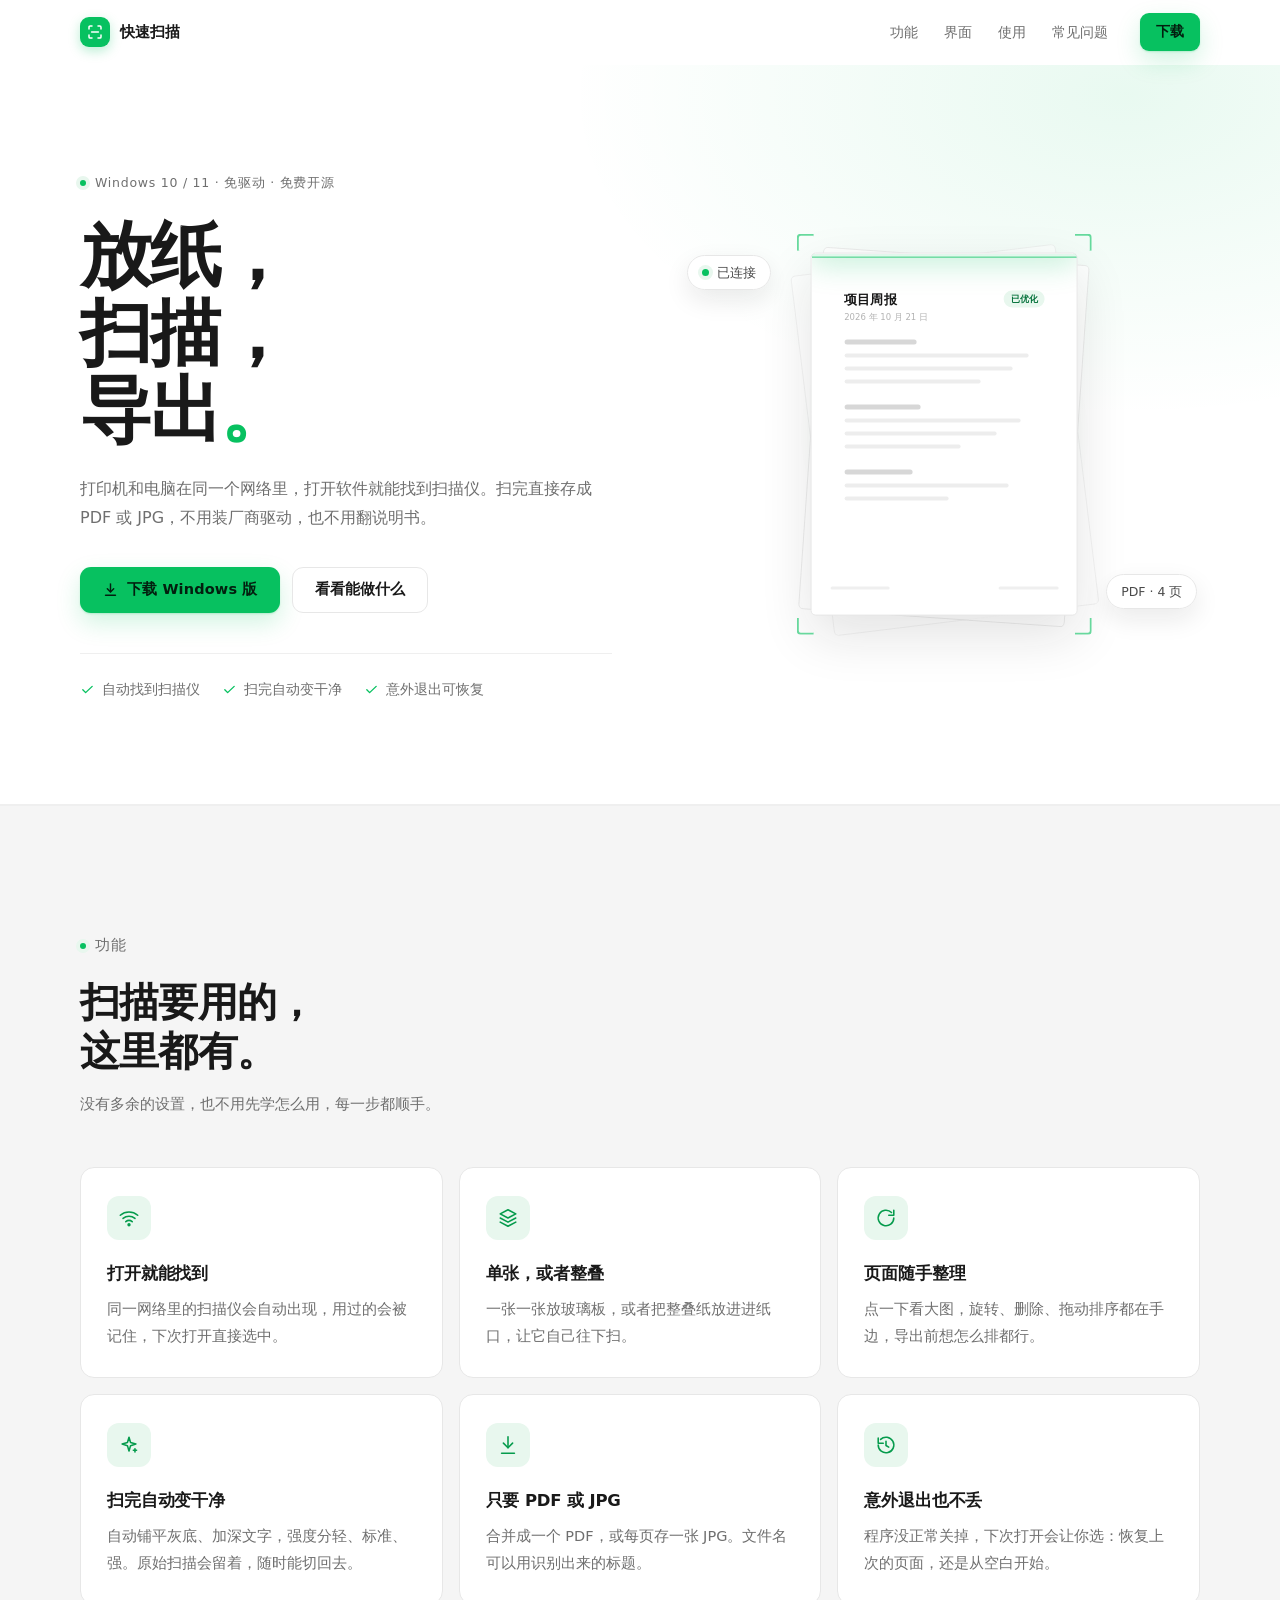
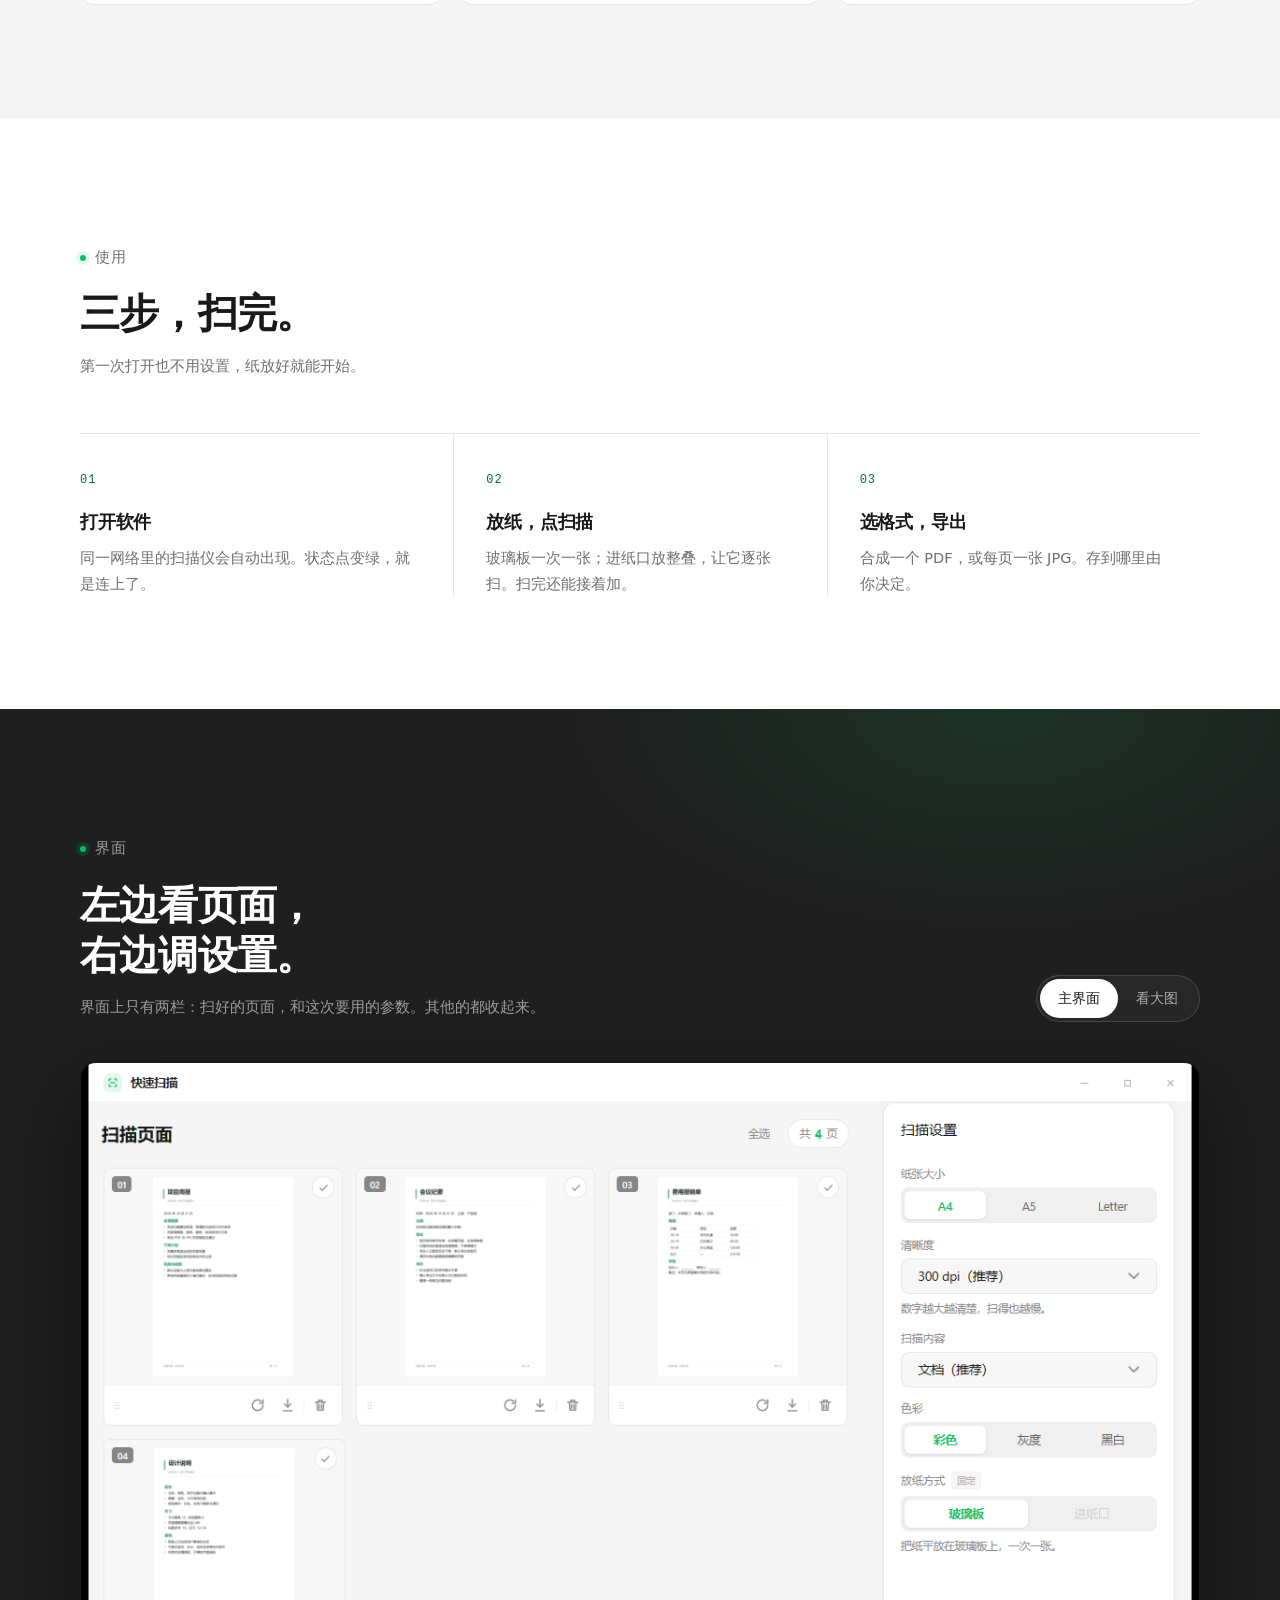
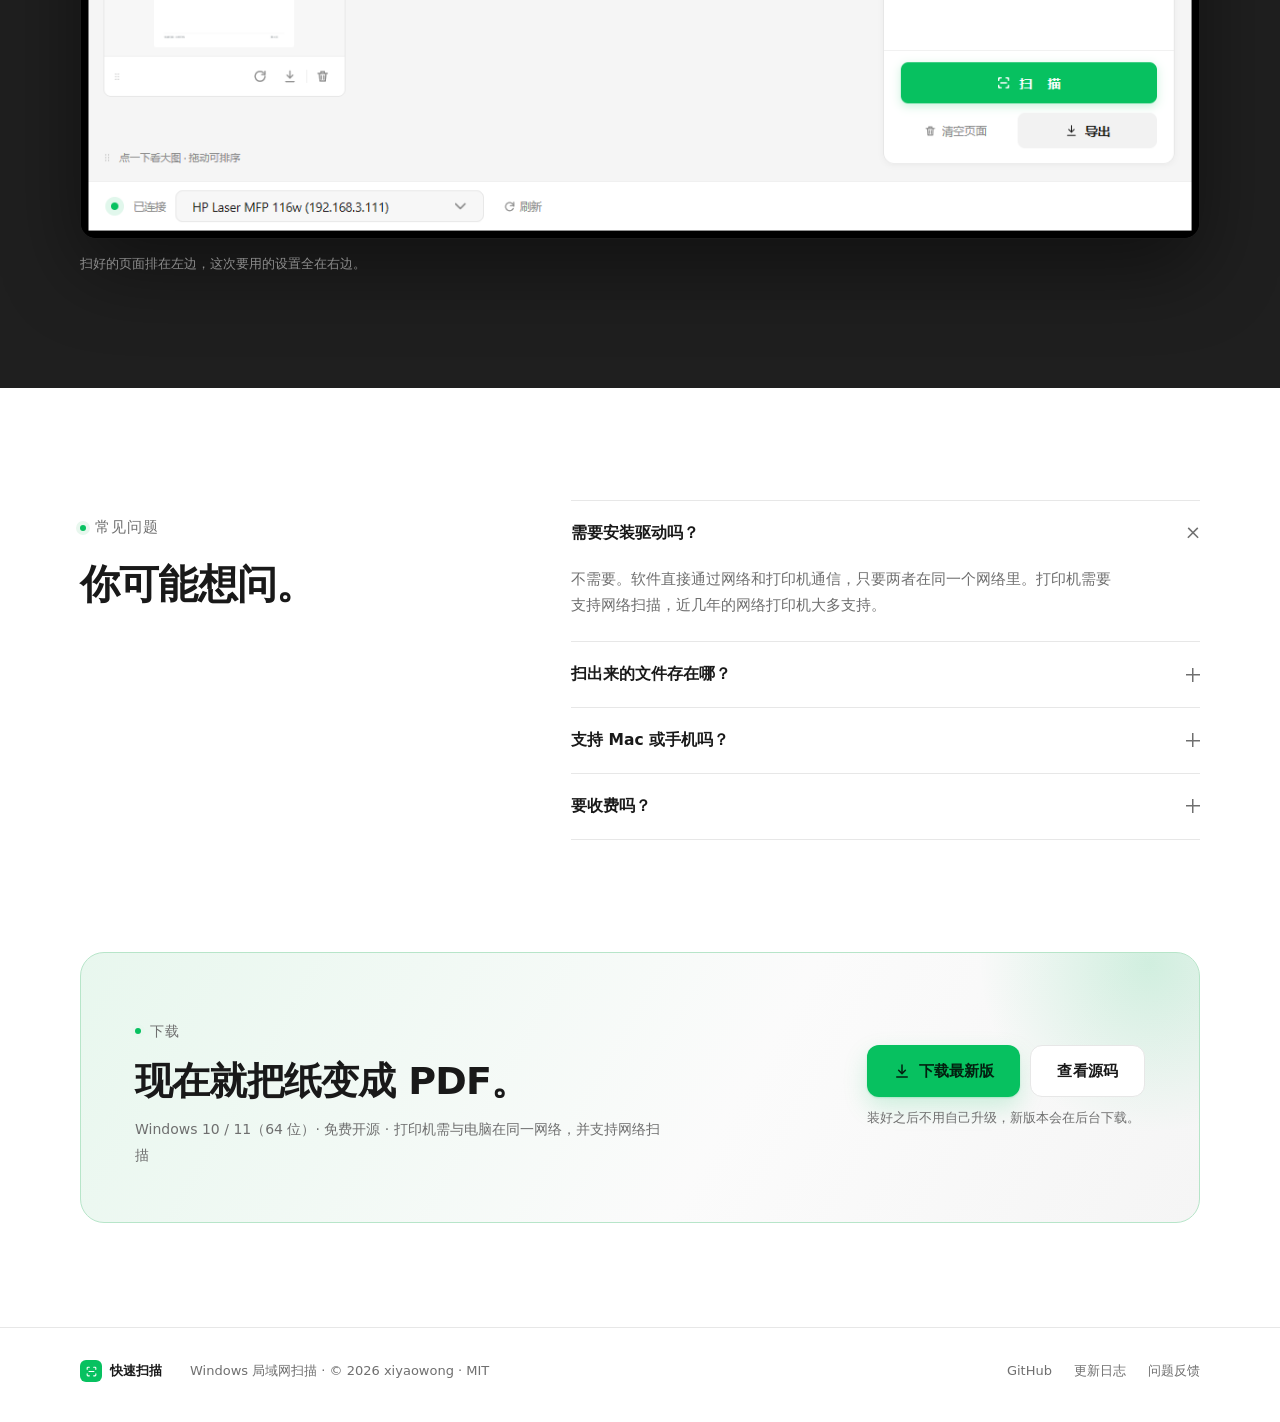
<file: website/index.html>
<!doctype html>
<html lang="zh-CN">
<head>
<meta charset="utf-8">
<meta name="viewport" content="width=device-width, initial-scale=1">
<title>快速扫描 · 放纸，扫描，导出</title>
<meta name="description" content="Windows 上的局域网扫描工具：打开就能找到扫描仪，扫完导出 PDF 或 JPG，不用装厂商驱动，免费开源。">
<meta name="theme-color" content="#F5F5F5">
<link rel="icon" href="data:image/svg+xml,%3Csvg%20xmlns='http://www.w3.org/2000/svg'%20viewBox='0%200%2032%2032'%3E%3Crect%20width='32'%20height='32'%20rx='8'%20fill='%2307C160'/%3E%3Cpath%20d='M9%2013v-2.5A1.5%201.5%200%200%201%2010.5%209H13M19%209h2.5A1.5%201.5%200%200%201%2023%2010.5V13M23%2019v2.5a1.5%201.5%200%200%201-1.5%201.5H19M13%2023h-2.5A1.5%201.5%200%200%201%209%2021.5V19M12%2016h8'%20fill='none'%20stroke='%23fff'%20stroke-width='2'%20stroke-linecap='round'%20stroke-linejoin='round'/%3E%3C/svg%3E">
<link rel="stylesheet" href="styles.css">
<script src="script.js" defer></script>
</head>
<body>
<a class="skip-link" href="#main">跳到正文</a>

<header class="site-header" data-header>
  <div class="wrap header-inner">
    <a class="brand" href="#main">
      <span class="brand-mark" aria-hidden="true">
        <svg viewBox="0 0 24 24" fill="none" stroke="currentColor" stroke-width="2" stroke-linecap="round" stroke-linejoin="round">
          <path d="M4 8V5.5A1.5 1.5 0 0 1 5.5 4H8"/>
          <path d="M16 4h2.5A1.5 1.5 0 0 1 20 5.5V8"/>
          <path d="M20 16v2.5a1.5 1.5 0 0 1-1.5 1.5H16"/>
          <path d="M8 20H5.5A1.5 1.5 0 0 1 4 18.5V16"/>
          <path d="M7.5 12h9"/>
        </svg>
      </span>
      快速扫描
    </a>

    <nav class="nav" id="site-nav" aria-label="主导航">
      <a href="#features">功能</a>
      <a href="#shots">界面</a>
      <a href="#how">使用</a>
      <a href="#faq">常见问题</a>
    </nav>

    <div class="header-actions">
      <a class="btn btn-primary btn-sm" href="https://github.com/xiyaowong/quick-scan/releases/latest" target="_blank" rel="noopener">下载</a>
      <button class="nav-toggle" type="button" aria-expanded="false" aria-controls="site-nav" aria-label="打开菜单" data-nav-toggle>
        <span></span><span></span><span></span>
      </button>
    </div>
  </div>
</header>

<main id="main">
  <section class="hero">
    <div class="wrap hero-grid">
      <div class="hero-copy">
        <p class="eyebrow">Windows 10 / 11 · 免驱动 · 免费开源</p>
        <h1>
          <span class="line">放纸，</span>
          <span class="line">扫描，</span>
          <span class="line">导出<span class="stop">。</span></span>
        </h1>
        <p class="lede">打印机和电脑在同一个网络里，打开软件就能找到扫描仪。扫完直接存成 PDF 或 JPG，不用装厂商驱动，也不用翻说明书。</p>
        <div class="hero-cta">
          <a class="btn btn-primary" href="https://github.com/xiyaowong/quick-scan/releases/latest" target="_blank" rel="noopener">
            <svg viewBox="0 0 24 24" fill="none" stroke="currentColor" stroke-width="2" stroke-linecap="round" stroke-linejoin="round" aria-hidden="true">
              <path d="M12 4v11"/><path d="m7.5 11 4.5 4.5L16.5 11"/><path d="M5 20h14"/>
            </svg>
            下载 Windows 版
          </a>
          <a class="btn btn-line" href="#features">看看能做什么</a>
        </div>
        <ul class="hero-facts">
          <li><svg viewBox="0 0 24 24" fill="none" stroke="currentColor" stroke-width="2.2" stroke-linecap="round" stroke-linejoin="round" aria-hidden="true"><path d="m4.5 12.5 4.5 4.5L19.5 7"/></svg>自动找到扫描仪</li>
          <li><svg viewBox="0 0 24 24" fill="none" stroke="currentColor" stroke-width="2.2" stroke-linecap="round" stroke-linejoin="round" aria-hidden="true"><path d="m4.5 12.5 4.5 4.5L19.5 7"/></svg>扫完自动变干净</li>
          <li><svg viewBox="0 0 24 24" fill="none" stroke="currentColor" stroke-width="2.2" stroke-linecap="round" stroke-linejoin="round" aria-hidden="true"><path d="m4.5 12.5 4.5 4.5L19.5 7"/></svg>意外退出可恢复</li>
        </ul>
      </div>

      <div class="hero-visual" aria-hidden="true">
        <div class="stage">
          <div class="paper paper-back"></div>
          <div class="paper paper-mid"></div>
          <div class="paper paper-main">
            <div class="paper-head">
              <div class="paper-title">
                <strong>项目周报</strong>
                <span>2026 年 10 月 21 日</span>
              </div>
              <span class="paper-tag">已优化</span>
            </div>
            <div class="paper-lines">
              <i></i><i></i><i></i><i></i><i></i><i></i><i></i><i></i><i></i><i></i><i></i>
            </div>
            <div class="paper-foot"><i></i><i></i></div>
            <div class="sweep"></div>
          </div>
          <div class="scan-frame"><i></i><i></i><i></i><i></i></div>
          <span class="float-chip chip-connect"><b></b>已连接</span>
          <span class="float-chip chip-file">PDF · 4 页</span>
        </div>
      </div>
    </div>
  </section>

  <section class="features" id="features">
    <div class="wrap">
      <div class="section-head" data-reveal>
        <p class="eyebrow">功能</p>
        <h2>扫描要用的，<br>这里都有。</h2>
        <p>没有多余的设置，也不用先学怎么用，每一步都顺手。</p>
      </div>

      <div class="feature-grid" data-reveal-group>
        <article class="feature" data-reveal>
          <span class="feature-icon">
            <svg viewBox="0 0 24 24" fill="none" stroke="currentColor" stroke-width="1.7" stroke-linecap="round" stroke-linejoin="round" aria-hidden="true">
              <path d="M2.5 9a14.5 14.5 0 0 1 19 0"/>
              <path d="M5.5 12.5a10 10 0 0 1 13 0"/>
              <path d="M8.5 16a5.6 5.6 0 0 1 7 0"/>
              <circle cx="12" cy="19.4" r="1"/>
            </svg>
          </span>
          <h3>打开就能找到</h3>
          <p>同一网络里的扫描仪会自动出现，用过的会被记住，下次打开直接选中。</p>
        </article>

        <article class="feature" data-reveal>
          <span class="feature-icon">
            <svg viewBox="0 0 24 24" fill="none" stroke="currentColor" stroke-width="1.7" stroke-linecap="round" stroke-linejoin="round" aria-hidden="true">
              <path d="M12 3 20.5 7.5 12 12 3.5 7.5 12 3z"/>
              <path d="m3.5 12 8.5 4.5 8.5-4.5"/>
              <path d="m3.5 16.5 8.5 4.5 8.5-4.5"/>
            </svg>
          </span>
          <h3>单张，或者整叠</h3>
          <p>一张一张放玻璃板，或者把整叠纸放进进纸口，让它自己往下扫。</p>
        </article>

        <article class="feature" data-reveal>
          <span class="feature-icon">
            <svg viewBox="0 0 24 24" fill="none" stroke="currentColor" stroke-width="1.7" stroke-linecap="round" stroke-linejoin="round" aria-hidden="true">
              <path d="M20.5 12a8.5 8.5 0 1 1-2.5-6"/>
              <path d="M20.5 3.5V9H15"/>
            </svg>
          </span>
          <h3>页面随手整理</h3>
          <p>点一下看大图，旋转、删除、拖动排序都在手边，导出前想怎么排都行。</p>
        </article>

        <article class="feature" data-reveal>
          <span class="feature-icon">
            <svg viewBox="0 0 24 24" fill="none" stroke="currentColor" stroke-width="1.7" stroke-linecap="round" stroke-linejoin="round" aria-hidden="true">
              <path d="M12 3.5 13.7 9.3 19.5 11l-5.8 1.7L12 18.5l-1.7-5.8L4.5 11l5.8-1.7L12 3.5z"/>
              <path d="M18.5 16v3.5"/><path d="M16.75 17.75h3.5"/>
            </svg>
          </span>
          <h3>扫完自动变干净</h3>
          <p>自动铺平灰底、加深文字，强度分轻、标准、强。原始扫描会留着，随时能切回去。</p>
        </article>

        <article class="feature" data-reveal>
          <span class="feature-icon">
            <svg viewBox="0 0 24 24" fill="none" stroke="currentColor" stroke-width="1.7" stroke-linecap="round" stroke-linejoin="round" aria-hidden="true">
              <path d="M12 3v12"/><path d="m7 10 5 5 5-5"/><path d="M5 21h14"/>
            </svg>
          </span>
          <h3>只要 PDF 或 JPG</h3>
          <p>合并成一个 PDF，或每页存一张 JPG。文件名可以用识别出来的标题。</p>
        </article>

        <article class="feature" data-reveal>
          <span class="feature-icon">
            <svg viewBox="0 0 24 24" fill="none" stroke="currentColor" stroke-width="1.7" stroke-linecap="round" stroke-linejoin="round" aria-hidden="true">
              <path d="M3.5 12a8.5 8.5 0 1 0 2.6-6.1"/>
              <path d="M3.5 4.5V10H9"/>
              <path d="M12 8v4.5l3 1.8"/>
            </svg>
          </span>
          <h3>意外退出也不丢</h3>
          <p>程序没正常关掉，下次打开会让你选：恢复上次的页面，还是从空白开始。</p>
        </article>
      </div>
    </div>
  </section>

  <section class="how" id="how">
    <div class="wrap">
      <div class="section-head" data-reveal>
        <p class="eyebrow">使用</p>
        <h2>三步，扫完。</h2>
        <p>第一次打开也不用设置，纸放好就能开始。</p>
      </div>

      <ol class="steps" data-reveal-group>
        <li class="step" data-reveal>
          <span class="step-num">01</span>
          <h3>打开软件</h3>
          <p>同一网络里的扫描仪会自动出现。状态点变绿，就是连上了。</p>
        </li>
        <li class="step" data-reveal>
          <span class="step-num">02</span>
          <h3>放纸，点扫描</h3>
          <p>玻璃板一次一张；进纸口放整叠，让它逐张扫。扫完还能接着加。</p>
        </li>
        <li class="step" data-reveal>
          <span class="step-num">03</span>
          <h3>选格式，导出</h3>
          <p>合成一个 PDF，或每页一张 JPG。存到哪里由你决定。</p>
        </li>
      </ol>
    </div>
  </section>

  <section class="shots" id="shots">
    <div class="wrap">
      <div class="shots-head">
        <div class="section-head" data-reveal>
          <p class="eyebrow">界面</p>
          <h2>左边看页面，<br>右边调设置。</h2>
          <p>界面上只有两栏：扫好的页面，和这次要用的参数。其他的都收起来。</p>
        </div>
        <div class="tabs" role="tablist" aria-label="界面截图">
          <button class="tab" type="button" role="tab" id="tab-main" aria-controls="panel-main" aria-selected="true" tabindex="0" data-shot-tab="main">主界面</button>
          <button class="tab" type="button" role="tab" id="tab-lightbox" aria-controls="panel-lightbox" aria-selected="false" tabindex="-1" data-shot-tab="lightbox">看大图</button>
        </div>
      </div>

      <div class="shot-panels" data-reveal>
        <figure class="shot-panel is-active" id="panel-main" role="tabpanel" aria-labelledby="tab-main" data-shot-panel="main">
          <div class="shot-frame">
            <img src="assets/screenshot.png" alt="快速扫描主界面：左边是已经扫好的四页缩略图，右边是纸张大小、清晰度等扫描设置。" loading="lazy" decoding="async">
          </div>
          <figcaption>扫好的页面排在左边，这次要用的设置全在右边。</figcaption>
        </figure>
        <figure class="shot-panel" id="panel-lightbox" role="tabpanel" aria-labelledby="tab-lightbox" data-shot-panel="lightbox" hidden>
          <div class="shot-frame">
            <img src="assets/screenshot-lightbox.png" alt="看大图界面：一页扫描件居中显示，顶部可以旋转、导出此页、删除此页，底部可以翻页。" loading="lazy" decoding="async">
          </div>
          <figcaption>点一下页面看大图，旋转、删除、翻页都在手边。</figcaption>
        </figure>
      </div>
    </div>
  </section>

  <section class="faq" id="faq">
    <div class="wrap faq-grid">
      <div class="section-head" data-reveal>
        <p class="eyebrow">常见问题</p>
        <h2>你可能想问。</h2>
      </div>

      <div class="faq-list" data-reveal>
        <details class="faq-item" open>
          <summary>需要安装驱动吗？</summary>
          <p>不需要。软件直接通过网络和打印机通信，只要两者在同一个网络里。打印机需要支持网络扫描，近几年的网络打印机大多支持。</p>
        </details>
        <details class="faq-item">
          <summary>扫出来的文件存在哪？</summary>
          <p>由你决定。导出时会打开系统的另存为窗口，存桌面、存 U 盘都可以；上次用过的文件夹会被记住。</p>
        </details>
        <details class="faq-item">
          <summary>支持 Mac 或手机吗？</summary>
          <p>目前只支持 64 位的 Windows 10 和 11。</p>
        </details>
        <details class="faq-item">
          <summary>要收费吗？</summary>
          <p>不要。免费使用，源码公开，按 MIT 许可发布。</p>
        </details>
      </div>
    </div>
  </section>

  <section class="download">
    <div class="wrap">
      <div class="download-card" data-reveal>
        <div class="download-copy">
          <p class="eyebrow">下载</p>
          <h2>现在就把纸变成 PDF。</h2>
          <p>Windows 10 / 11（64 位）· 免费开源 · 打印机需与电脑在同一网络，并支持网络扫描</p>
        </div>
        <div class="download-actions">
          <div class="download-buttons">
            <a class="btn btn-primary btn-lg" href="https://github.com/xiyaowong/quick-scan/releases/latest" target="_blank" rel="noopener">
              <svg viewBox="0 0 24 24" fill="none" stroke="currentColor" stroke-width="2" stroke-linecap="round" stroke-linejoin="round" aria-hidden="true">
                <path d="M12 4v11"/><path d="m7.5 11 4.5 4.5L16.5 11"/><path d="M5 20h14"/>
              </svg>
              下载最新版
            </a>
            <a class="btn btn-line btn-lg" href="https://github.com/xiyaowong/quick-scan" target="_blank" rel="noopener">查看源码</a>
          </div>
          <p class="download-note">装好之后不用自己升级，新版本会在后台下载。</p>
        </div>
      </div>
    </div>
  </section>
</main>

<footer class="site-footer">
  <div class="wrap footer-inner">
    <span class="footer-brand">
      <span class="brand-mark" aria-hidden="true">
        <svg viewBox="0 0 24 24" fill="none" stroke="currentColor" stroke-width="2" stroke-linecap="round" stroke-linejoin="round">
          <path d="M4 8V5.5A1.5 1.5 0 0 1 5.5 4H8"/>
          <path d="M16 4h2.5A1.5 1.5 0 0 1 20 5.5V8"/>
          <path d="M20 16v2.5a1.5 1.5 0 0 1-1.5 1.5H16"/>
          <path d="M8 20H5.5A1.5 1.5 0 0 1 4 18.5V16"/>
          <path d="M7.5 12h9"/>
        </svg>
      </span>
      快速扫描
    </span>
    <p>Windows 局域网扫描 · © <span data-year>2026</span> xiyaowong · MIT</p>
    <nav class="footer-links" aria-label="外部链接">
      <a href="https://github.com/xiyaowong/quick-scan" target="_blank" rel="noopener">GitHub</a>
      <a href="https://github.com/xiyaowong/quick-scan/releases" target="_blank" rel="noopener">更新日志</a>
      <a href="https://github.com/xiyaowong/quick-scan/issues" target="_blank" rel="noopener">问题反馈</a>
    </nav>
  </div>
</footer>
</body>
</html>
</file>
<file: website/styles.css>
/* 取色自 internal/ui/theme.go：白纸、浅灰底、近黑文字，绿色只用在行动点。 */
:root {
  --paper: #ffffff;
  --bg: #f5f5f5;
  --bg-soft: #f7f7f7;
  --line: #e7e7e7;
  --line-soft: #efefef;
  --ink: #191919;
  --ink-soft: #4a4a4a;
  --muted: #6f6f6f;
  --faint: #b2b2b2;
  --accent: #07c160;
  --accent-hover: #06ad56;
  --accent-press: #059b4c;
  --accent-ink: #04713a;
  --accent-soft: #e8f7ee;
  --accent-line: #b7e5c9;
  --inverse: #1f1f1f;
  --on-accent: #031f0f;
  --radius: 14px;
  --font: system-ui, -apple-system, "Segoe UI", "PingFang SC", "Microsoft YaHei UI", "Microsoft YaHei", sans-serif;
  --mono: ui-monospace, "Cascadia Mono", "Segoe UI Mono", Consolas, monospace;
  --ease: cubic-bezier(.22, .61, .36, 1);
  --wrap: 1120px;
}

/* ---------- base ---------- */
*, *::before, *::after { box-sizing: border-box; }

html {
  scroll-behavior: smooth;
  scroll-padding-top: 88px;
  -webkit-text-size-adjust: 100%;
}

body {
  margin: 0;
  background: var(--paper);
  color: var(--ink);
  font-family: var(--font);
  font-size: 16px;
  line-height: 1.75;
  -webkit-font-smoothing: antialiased;
  text-rendering: optimizeLegibility;
  -webkit-tap-highlight-color: transparent;
}

h1, h2, h3, p, ul, ol, figure { margin: 0; }
ul, ol { padding: 0; list-style: none; }
a { color: inherit; text-decoration: none; }
img { display: block; max-width: 100%; }
button { font: inherit; color: inherit; background: none; border: 0; cursor: pointer; }
svg { flex: none; }

::selection { background: var(--accent-soft); color: var(--ink); }
:focus-visible { outline: 2px solid var(--accent); outline-offset: 3px; border-radius: 6px; }

.wrap { width: min(100% - 48px, var(--wrap)); margin-inline: auto; }

.skip-link {
  position: fixed;
  top: 12px;
  left: 12px;
  z-index: 100;
  padding: 10px 16px;
  border-radius: 9px;
  background: var(--ink);
  color: #fff;
  font-size: 13px;
  transform: translateY(-180%);
  transition: transform .2s var(--ease);
}
.skip-link:focus { transform: none; }

/* ---------- shared type ---------- */
.eyebrow {
  display: inline-flex;
  align-items: center;
  gap: 9px;
  font-size: 12.5px;
  font-weight: 500;
  letter-spacing: .06em;
  color: var(--muted);
}
.eyebrow::before {
  content: "";
  width: 6px;
  height: 6px;
  border-radius: 50%;
  background: var(--accent);
  box-shadow: 0 0 0 4px var(--accent-soft);
}

.section-head { max-width: 620px; }
.section-head h2 {
  margin-top: 18px;
  font-size: clamp(28px, 3.6vw, 40px);
  font-weight: 600;
  line-height: 1.24;
  letter-spacing: -.02em;
}
.section-head p {
  margin-top: 14px;
  max-width: 38em;
  font-size: 15px;
  line-height: 1.85;
  color: var(--muted);
}

/* ---------- buttons ---------- */
.btn {
  display: inline-flex;
  align-items: center;
  justify-content: center;
  gap: 8px;
  height: 46px;
  padding: 0 22px;
  border-radius: 11px;
  font-size: 14.5px;
  font-weight: 600;
  letter-spacing: .01em;
  white-space: nowrap;
  transition: background-color .18s, border-color .18s, color .18s, transform .18s, box-shadow .18s;
}
.btn svg { width: 17px; height: 17px; }
.btn:active { transform: translateY(1px); }

.btn-primary {
  background: var(--accent);
  color: var(--on-accent);
  box-shadow: 0 1px 2px rgba(7, 193, 96, .22), 0 10px 24px rgba(7, 193, 96, .18);
}
.btn-primary:hover { background: var(--accent-hover); }
.btn-primary:active { background: var(--accent-press); }

.btn-line {
  background: var(--paper);
  color: var(--ink);
  border: 1px solid var(--line);
}
.btn-line:hover { border-color: #d5d5d5; background: var(--bg-soft); }

.btn-sm { height: 38px; padding: 0 16px; border-radius: 9px; font-size: 13.5px; }
.btn-lg { height: 52px; padding: 0 26px; border-radius: 12px; font-size: 15px; }
.btn-lg svg { width: 18px; height: 18px; }

/* ---------- header ---------- */
.site-header {
  position: sticky;
  top: 0;
  z-index: 50;
  background: rgba(255, 255, 255, .78);
  -webkit-backdrop-filter: saturate(1.4) blur(14px);
  backdrop-filter: saturate(1.4) blur(14px);
  border-bottom: 1px solid transparent;
  transition: border-color .2s, background-color .2s;
}
.site-header.is-scrolled {
  border-bottom-color: var(--line);
  background: rgba(255, 255, 255, .9);
}
.header-inner { display: flex; align-items: center; gap: 32px; height: 64px; }

.brand {
  display: inline-flex;
  align-items: center;
  gap: 10px;
  margin-right: auto;
  font-size: 15px;
  font-weight: 600;
  letter-spacing: .01em;
}
.brand-mark {
  display: grid;
  place-items: center;
  width: 30px;
  height: 30px;
  border-radius: 9px;
  background: var(--accent);
  color: #fff;
  box-shadow: 0 4px 12px rgba(7, 193, 96, .28);
}
.brand-mark svg { width: 18px; height: 18px; }

.nav { display: flex; align-items: center; gap: 26px; font-size: 14px; color: var(--muted); }
.nav a { position: relative; padding: 6px 0; transition: color .15s; }
.nav a:hover { color: var(--ink); }
.nav a::after {
  content: "";
  position: absolute;
  left: 0;
  right: 0;
  bottom: 0;
  height: 2px;
  border-radius: 2px;
  background: var(--accent);
  transform: scaleX(0);
  transform-origin: left;
  transition: transform .22s var(--ease);
}
.nav a:hover::after { transform: scaleX(1); }

.header-actions { display: flex; align-items: center; gap: 10px; }

.nav-toggle {
  display: none;
  place-items: center;
  gap: 4px;
  width: 38px;
  height: 38px;
  border: 1px solid var(--line);
  border-radius: 9px;
  background: var(--paper);
}
.nav-toggle span {
  display: block;
  width: 15px;
  height: 1.5px;
  border-radius: 2px;
  background: var(--ink);
  transition: transform .2s var(--ease), opacity .2s;
}
.nav-toggle[aria-expanded="true"] span:nth-child(1) { transform: translateY(5.5px) rotate(45deg); }
.nav-toggle[aria-expanded="true"] span:nth-child(2) { opacity: 0; }
.nav-toggle[aria-expanded="true"] span:nth-child(3) { transform: translateY(-5.5px) rotate(-45deg); }

/* ---------- hero ---------- */
.hero {
  position: relative;
  overflow: hidden;
  border-bottom: 1px solid var(--line-soft);
}
.hero::before {
  content: "";
  position: absolute;
  inset: 0;
  background: radial-gradient(900px 520px at 88% 4%, rgba(7, 193, 96, .09), transparent 62%);
  pointer-events: none;
}

.hero-grid {
  position: relative;
  display: grid;
  grid-template-columns: minmax(0, 1.02fr) minmax(0, .98fr);
  align-items: center;
  gap: clamp(40px, 6vw, 80px);
  padding-block: clamp(64px, 8vw, 104px);
}

.hero h1 {
  margin-top: 22px;
  font-size: clamp(42px, 5.6vw, 72px);
  font-weight: 600;
  line-height: 1.08;
  letter-spacing: -.03em;
}
.hero h1 .line { display: block; }
.hero h1 .stop { color: var(--accent); }

.lede {
  margin-top: 24px;
  max-width: 33em;
  font-size: 16px;
  line-height: 1.85;
  color: var(--muted);
}
.hero-cta { display: flex; flex-wrap: wrap; gap: 12px; margin-top: 34px; }

.hero-facts {
  display: flex;
  flex-wrap: wrap;
  gap: 8px 22px;
  margin-top: 40px;
  padding-top: 24px;
  border-top: 1px solid var(--line-soft);
  font-size: 13.5px;
  color: var(--muted);
}
.hero-facts li { display: flex; align-items: center; gap: 7px; }
.hero-facts svg { width: 15px; height: 15px; color: var(--accent); }

/* hero 里的纸样 */
.hero-visual {
  position: relative;
  justify-self: center;
  width: 100%;
  max-width: 460px;
  aspect-ratio: 1 / 1;
}
.hero-visual::before {
  content: "";
  position: absolute;
  inset: 6% 4%;
  border-radius: 50%;
  background: radial-gradient(closest-side, rgba(7, 193, 96, .10), transparent 72%);
}
.stage { position: absolute; inset: 0; }

.paper {
  position: absolute;
  top: 50%;
  left: 50%;
  width: 58%;
  aspect-ratio: 1 / 1.36;
  border: 1px solid var(--line);
  border-radius: 5px;
  background: var(--paper);
  transform-origin: center;
}
.paper-back {
  transform: translate(-50%, -50%) rotate(-7deg) translateY(6px);
  opacity: .5;
}
.paper-mid {
  transform: translate(-50%, -50%) rotate(4deg) translateY(3px);
  opacity: .78;
}
.paper-main {
  overflow: hidden;
  padding: 8% 7%;
  transform: translate(-50%, -50%);
  box-shadow: 0 20px 52px rgba(25, 25, 25, .12);
}

.paper-head { display: flex; align-items: flex-start; justify-content: space-between; gap: 8px; }
.paper-title strong {
  display: block;
  font-size: 13px;
  font-weight: 600;
  line-height: 1.4;
  letter-spacing: .01em;
  white-space: nowrap;
}
.paper-title span {
  display: block;
  margin-top: 3px;
  font-size: 8.5px;
  line-height: 1.4;
  color: var(--faint);
  white-space: nowrap;
}
.paper-tag {
  flex: none;
  padding: 3px 7px;
  border-radius: 999px;
  background: var(--accent-soft);
  color: var(--accent-ink);
  font-size: 8.5px;
  font-weight: 600;
  line-height: 1.3;
  white-space: nowrap;
}

.paper-lines { display: flex; flex-direction: column; gap: 9px; margin-top: 8%; }
.paper-lines i { display: block; height: 4px; border-radius: 99px; background: #ededed; }
.paper-lines i:nth-child(1) { width: 36%; height: 5px; background: #d7d7d7; }
.paper-lines i:nth-child(2) { width: 92%; }
.paper-lines i:nth-child(3) { width: 84%; }
.paper-lines i:nth-child(4) { width: 68%; }
.paper-lines i:nth-child(5) { width: 38%; height: 5px; margin-top: 6%; background: #d7d7d7; }
.paper-lines i:nth-child(6) { width: 88%; }
.paper-lines i:nth-child(7) { width: 76%; }
.paper-lines i:nth-child(8) { width: 58%; }
.paper-lines i:nth-child(9) { width: 34%; height: 5px; margin-top: 6%; background: #d7d7d7; }
.paper-lines i:nth-child(10) { width: 82%; }
.paper-lines i:nth-child(11) { width: 52%; }

.paper-foot {
  position: absolute;
  left: 7%;
  right: 7%;
  bottom: 7%;
  display: flex;
  justify-content: space-between;
}
.paper-foot i { width: 26%; height: 3px; border-radius: 99px; background: #efefef; }

.sweep {
  position: absolute;
  left: 0;
  right: 0;
  top: -25%;
  height: 26%;
  background: linear-gradient(to bottom, rgba(7, 193, 96, 0), rgba(7, 193, 96, .12));
  border-bottom: 1.5px solid rgba(7, 193, 96, .8);
  box-shadow: 0 8px 28px rgba(7, 193, 96, .22);
  animation: scan 7s cubic-bezier(.45, .05, .55, .95) infinite;
  will-change: top;
}
@keyframes scan {
  0% { top: -25%; opacity: 0; }
  10% { opacity: 1; }
  82% { opacity: 1; }
  100% { top: 100%; opacity: 0; }
}

.scan-frame {
  position: absolute;
  top: 50%;
  left: 50%;
  width: 64%;
  aspect-ratio: 1 / 1.36;
  transform: translate(-50%, -50%);
}
.scan-frame i {
  position: absolute;
  width: 17px;
  height: 17px;
  border: 2px solid rgba(7, 193, 96, .6);
}
.scan-frame i:nth-child(1) { top: 0; left: 0; border-right: 0; border-bottom: 0; border-radius: 4px 0 0 0; }
.scan-frame i:nth-child(2) { top: 0; right: 0; border-left: 0; border-bottom: 0; border-radius: 0 4px 0 0; }
.scan-frame i:nth-child(3) { bottom: 0; left: 0; border-right: 0; border-top: 0; border-radius: 0 0 0 4px; }
.scan-frame i:nth-child(4) { bottom: 0; right: 0; border-left: 0; border-top: 0; border-radius: 0 0 4px 0; }

.float-chip {
  position: absolute;
  z-index: 3;
  display: inline-flex;
  align-items: center;
  gap: 8px;
  padding: 9px 14px;
  border: 1px solid var(--line);
  border-radius: 999px;
  background: rgba(255, 255, 255, .92);
  -webkit-backdrop-filter: blur(8px);
  backdrop-filter: blur(8px);
  box-shadow: 0 10px 26px rgba(25, 25, 25, .09);
  font-size: 12.5px;
  font-weight: 500;
  line-height: 1.2;
  color: var(--ink-soft);
  white-space: nowrap;
}
.float-chip b {
  width: 7px;
  height: 7px;
  border-radius: 50%;
  background: var(--accent);
  box-shadow: 0 0 0 4px var(--accent-soft);
}
.chip-connect { top: 11%; left: -6%; }
.chip-file { right: -5%; bottom: 12%; }

/* ---------- features ---------- */
.features {
  padding-block: clamp(72px, 9vw, 112px);
  background: var(--bg);
  border-block: 1px solid var(--line-soft);
}
.feature-grid {
  display: grid;
  grid-template-columns: repeat(3, minmax(0, 1fr));
  gap: 16px;
  margin-top: 48px;
}
.feature {
  padding: 28px 26px;
  border: 1px solid var(--line);
  border-radius: var(--radius);
  background: var(--paper);
  transition: transform .25s var(--ease), border-color .25s, box-shadow .25s;
}
.feature:hover {
  transform: translateY(-3px);
  border-color: var(--accent-line);
  box-shadow: 0 16px 40px rgba(25, 25, 25, .06);
}
.feature-icon {
  display: grid;
  place-items: center;
  width: 44px;
  height: 44px;
  border-radius: 12px;
  background: var(--accent-soft);
  color: var(--accent-press);
}
.feature-icon svg { width: 22px; height: 22px; }
.feature h3 {
  margin-top: 20px;
  font-size: 16.5px;
  font-weight: 600;
  letter-spacing: -.01em;
}
.feature p {
  margin-top: 8px;
  font-size: 14.5px;
  line-height: 1.8;
  color: var(--muted);
}

/* ---------- steps ---------- */
.how { padding-block: clamp(72px, 9vw, 112px); }
.steps {
  display: grid;
  grid-template-columns: repeat(3, minmax(0, 1fr));
  margin-top: 52px;
  border-top: 1px solid var(--line);
}
.step { padding: 30px 32px 0 0; }
.step + .step { padding-left: 32px; border-left: 1px solid var(--line); }
.step-num {
  font-family: var(--mono);
  font-size: 12px;
  letter-spacing: .08em;
  color: var(--accent-ink);
}
.step h3 { margin-top: 14px; font-size: 18px; font-weight: 600; letter-spacing: -.01em; }
.step p { margin-top: 8px; font-size: 14.5px; line-height: 1.8; color: var(--muted); }

/* ---------- screenshots ---------- */
.shots {
  position: relative;
  padding-block: clamp(72px, 9vw, 112px);
  background: var(--inverse);
  color: #fff;
}
.shots::before {
  content: "";
  position: absolute;
  inset: 0;
  background: radial-gradient(620px 320px at 78% 0%, rgba(7, 193, 96, .12), transparent 70%);
  pointer-events: none;
}
.shots .wrap { position: relative; }
.shots .section-head h2 { color: #fff; }
.shots .section-head p { color: rgba(255, 255, 255, .56); }
.shots .eyebrow { color: rgba(255, 255, 255, .6); }
.shots .eyebrow::before { box-shadow: 0 0 0 4px rgba(7, 193, 96, .16); }

.shots-head {
  display: flex;
  align-items: flex-end;
  justify-content: space-between;
  gap: 32px;
  margin-bottom: 40px;
}

.tabs {
  display: inline-flex;
  padding: 3px;
  border: 1px solid rgba(255, 255, 255, .14);
  border-radius: 999px;
  background: rgba(255, 255, 255, .04);
}
.tab {
  padding: 8px 18px;
  border-radius: 999px;
  font-size: 13.5px;
  color: rgba(255, 255, 255, .62);
  transition: color .18s, background-color .18s;
}
.tab:hover { color: #fff; }
.tab[aria-selected="true"] { background: #fff; color: var(--ink); }
.tab[aria-selected="true"]:hover { color: var(--ink); }

.shot-panel[hidden] { display: none; }
.shot-panel.is-active { animation: panel-in .45s var(--ease); }
@keyframes panel-in {
  from { opacity: 0; transform: translateY(8px); }
  to { opacity: 1; transform: none; }
}

.shot-frame {
  overflow: hidden;
  border: 1px solid rgba(255, 255, 255, .10);
  border-radius: 16px;
  background: #000;
  box-shadow: 0 30px 80px rgba(0, 0, 0, .45);
}
.shot-frame img { width: 100%; height: auto; }
.shot-panel figcaption {
  margin-top: 14px;
  font-size: 13px;
  color: rgba(255, 255, 255, .5);
}

/* ---------- faq ---------- */
.faq { padding-block: clamp(72px, 9vw, 112px); }
.faq-grid {
  display: grid;
  grid-template-columns: minmax(0, .8fr) minmax(0, 1.2fr);
  align-items: start;
  gap: clamp(32px, 6vw, 72px);
}
.faq-list { border-top: 1px solid var(--line); }
.faq-item { border-bottom: 1px solid var(--line); }
.faq-item summary {
  display: flex;
  align-items: center;
  gap: 16px;
  padding: 20px 0;
  font-size: 15.5px;
  font-weight: 600;
  line-height: 1.6;
  cursor: pointer;
  list-style: none;
}
.faq-item summary::-webkit-details-marker { display: none; }
.faq-item summary::after {
  content: "";
  flex: none;
  width: 14px;
  height: 14px;
  margin-left: auto;
  background:
    linear-gradient(var(--muted), var(--muted)) center / 14px 1.5px no-repeat,
    linear-gradient(var(--muted), var(--muted)) center / 1.5px 14px no-repeat;
  transition: transform .25s var(--ease);
}
.faq-item[open] summary::after { transform: rotate(45deg); }
.faq-item p {
  max-width: 38em;
  padding-bottom: 22px;
  font-size: 14.5px;
  line-height: 1.85;
  color: var(--muted);
}

/* ---------- download ---------- */
.download { padding-bottom: clamp(72px, 9vw, 104px); }
.download-card {
  position: relative;
  overflow: hidden;
  display: flex;
  flex-wrap: wrap;
  align-items: center;
  justify-content: space-between;
  gap: 36px;
  padding: clamp(32px, 5vw, 54px);
  border: 1px solid var(--accent-line);
  border-radius: 24px;
  background: linear-gradient(120deg, var(--accent-soft) 0%, #fbfbfb 58%, var(--bg) 100%);
}
.download-card::after {
  content: "";
  position: absolute;
  top: -160px;
  right: -120px;
  width: 340px;
  height: 340px;
  border-radius: 50%;
  background: radial-gradient(closest-side, rgba(7, 193, 96, .16), transparent);
  pointer-events: none;
}
.download-copy { position: relative; z-index: 1; }
.download-copy h2 {
  margin-top: 14px;
  font-size: clamp(26px, 3.4vw, 38px);
  font-weight: 600;
  line-height: 1.25;
  letter-spacing: -.02em;
}
.download-copy p {
  margin-top: 12px;
  max-width: 38em;
  font-size: 14px;
  line-height: 1.8;
  color: var(--muted);
}
.download-actions {
  position: relative;
  z-index: 1;
  display: flex;
  flex-direction: column;
  align-items: flex-start;
  gap: 10px;
}
.download-buttons { display: flex; flex-wrap: wrap; gap: 10px; }
.download-note {
  font-size: 12.5px;
  color: var(--muted);
}

/* ---------- footer ---------- */
.site-footer { border-top: 1px solid var(--line); padding-block: 32px 40px; }
.footer-inner {
  display: flex;
  flex-wrap: wrap;
  align-items: center;
  gap: 12px 28px;
  font-size: 13px;
  color: var(--muted);
}
.footer-brand { display: inline-flex; align-items: center; gap: 8px; color: var(--ink); font-weight: 600; }
.footer-brand .brand-mark { width: 22px; height: 22px; border-radius: 6px; box-shadow: none; }
.footer-brand .brand-mark svg { width: 13px; height: 13px; }
.footer-links { display: flex; gap: 22px; margin-left: auto; }
.footer-links a { transition: color .15s; }
.footer-links a:hover { color: var(--ink); }

/* ---------- entrance / reveal ---------- */
@keyframes rise {
  from { opacity: 0; transform: translateY(12px); }
  to { opacity: 1; transform: none; }
}
.hero-copy > * { animation: rise .7s var(--ease) both; }
.hero-copy > :nth-child(1) { animation-delay: .05s; }
.hero-copy > :nth-child(2) { animation-delay: .11s; }
.hero-copy > :nth-child(3) { animation-delay: .17s; }
.hero-copy > :nth-child(4) { animation-delay: .23s; }
.hero-copy > :nth-child(5) { animation-delay: .29s; }
.hero-visual { animation: rise .9s var(--ease) .18s both; }

.js [data-reveal] {
  opacity: 0;
  translate: 0 14px;
  transition:
    opacity .7s var(--ease) var(--reveal-delay, 0ms),
    translate .7s var(--ease) var(--reveal-delay, 0ms);
}
.js [data-reveal].is-visible { opacity: 1; translate: 0 0; }

/* ---------- responsive ---------- */
@media (max-width: 960px) {
  .hero-grid { grid-template-columns: 1fr; gap: 48px; padding-block: 56px 72px; }
  .hero-copy { order: 1; }
  .hero-visual { order: 2; max-width: 420px; }
  .feature-grid { grid-template-columns: repeat(2, minmax(0, 1fr)); }
  .steps { grid-template-columns: 1fr; }
  .step { padding: 24px 0; }
  .step + .step { padding-left: 0; padding-top: 24px; border-left: 0; border-top: 1px solid var(--line); }
  .faq-grid { grid-template-columns: 1fr; gap: 28px; }
  .shots-head { align-items: flex-start; }
  .download-card { flex-direction: column; align-items: flex-start; }
}

@media (max-width: 860px) {
  .nav {
    position: absolute;
    top: 100%;
    left: 0;
    right: 0;
    display: none;
    flex-direction: column;
    align-items: stretch;
    gap: 0;
    padding: 6px 24px 18px;
    border-bottom: 1px solid var(--line);
    background: var(--paper);
    box-shadow: 0 24px 40px rgba(25, 25, 25, .06);
  }
  .nav.is-open { display: flex; }
  .nav a { padding: 13px 0; border-bottom: 1px solid var(--line-soft); font-size: 15px; color: var(--ink); }
  .nav a::after { display: none; }
  .nav-toggle { display: grid; }
}

@media (max-width: 640px) {
  .wrap { width: calc(100% - 40px); }
  .header-inner { height: 60px; gap: 16px; }
  .hero h1 { font-size: clamp(38px, 11vw, 52px); }
  .hero-facts { flex-direction: column; align-items: flex-start; gap: 10px; }
  .hero-visual { max-width: 340px; }
  .float-chip { padding: 7px 11px; font-size: 11.5px; }
  .chip-connect { top: 9%; left: -2%; }
  .chip-file { right: -2%; bottom: 10%; }
  .feature-grid { grid-template-columns: 1fr; }
  .feature { padding: 24px 22px; }
  .tabs { width: 100%; }
  .tab { flex: 1; padding: 8px 12px; }
  .shots-head { flex-direction: column; gap: 24px; }
  .download-card { padding: 28px 24px; border-radius: 20px; }
  .download-actions { width: 100%; }
  .download-buttons { width: 100%; }
  .download-buttons .btn { flex: 1; }
  .footer-links { width: 100%; margin-left: 0; }
}

@media (prefers-reduced-motion: reduce) {
  html { scroll-behavior: auto; }
  *, *::before, *::after {
    animation-duration: .001ms !important;
    animation-iteration-count: 1 !important;
    transition-duration: .001ms !important;
  }
  .sweep { top: 44%; opacity: .35; }
  .js [data-reveal] { opacity: 1; translate: none; }
  .hero-copy > *, .hero-visual { opacity: 1; transform: none; }
}
</file>
